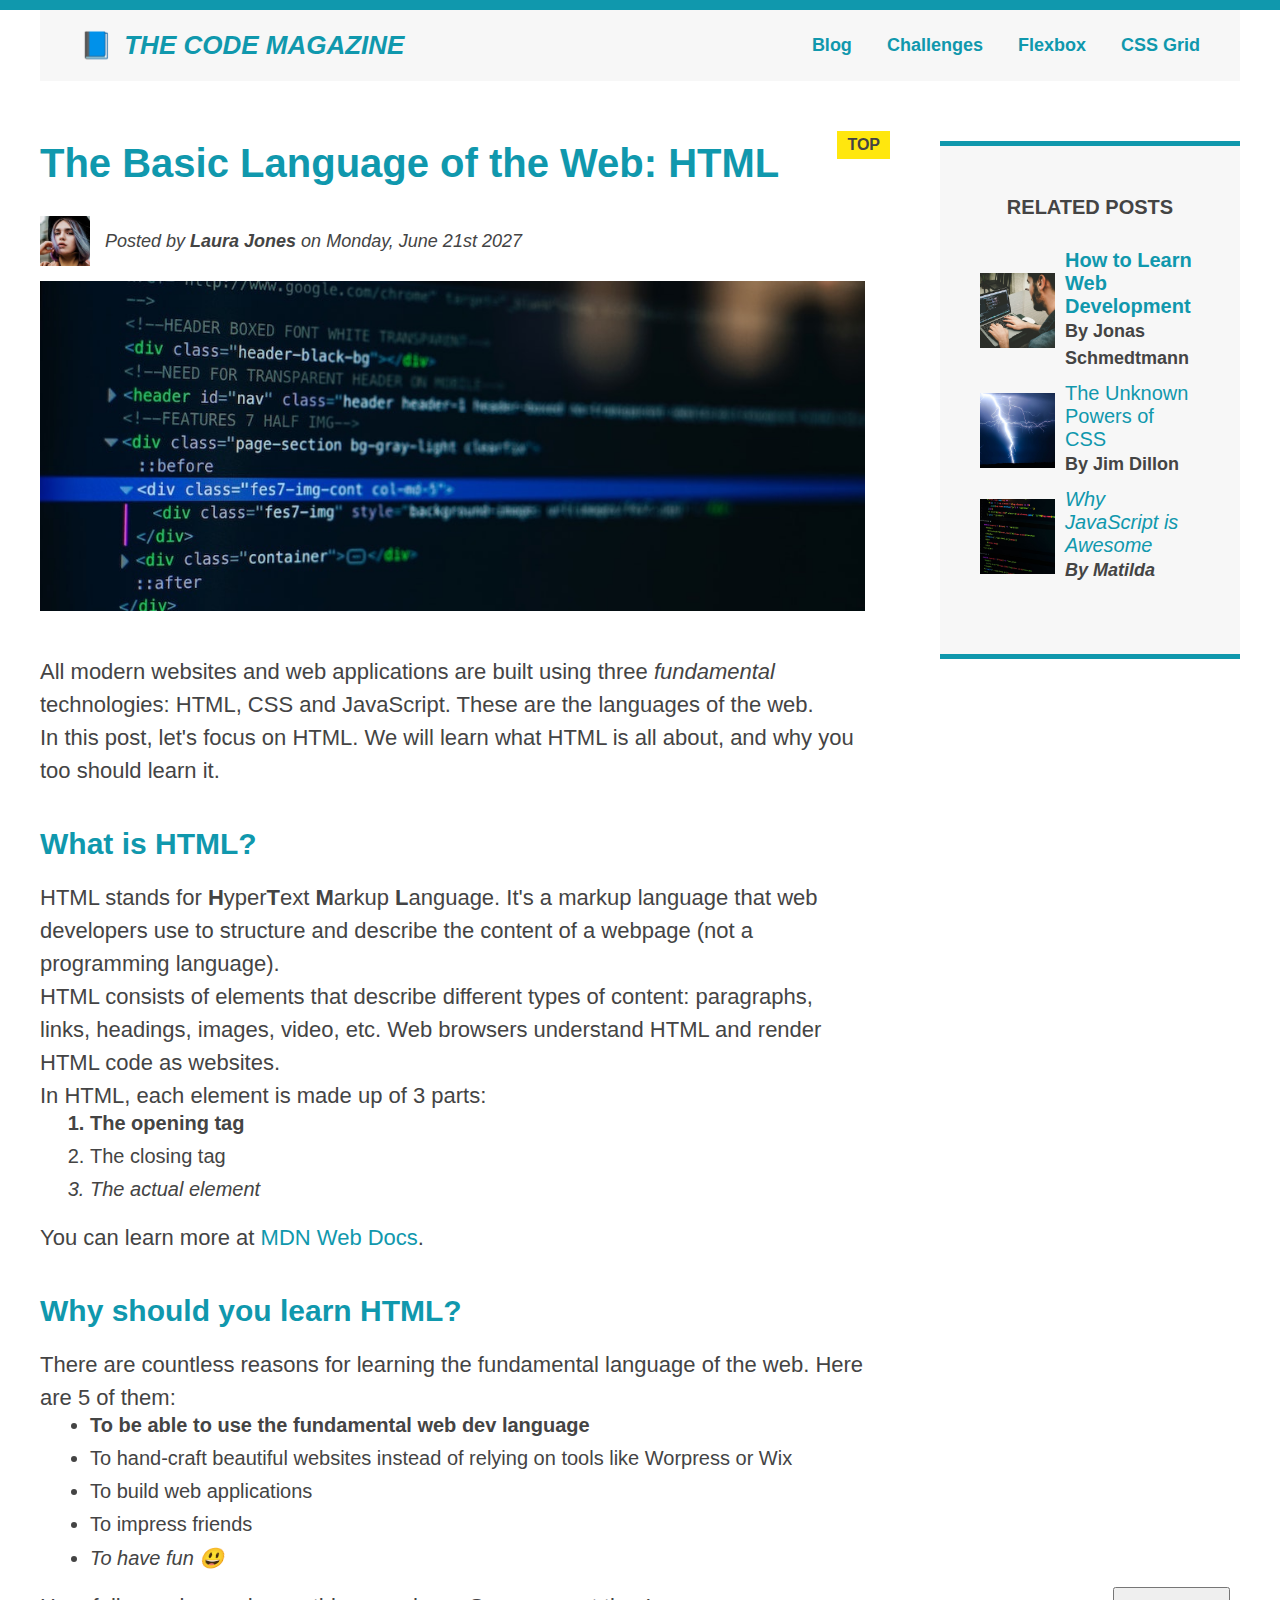
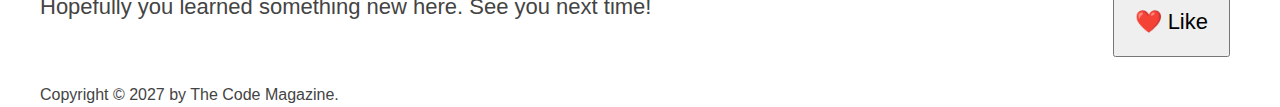
<file: Blog/index.html>
<!DOCTYPE html>
<html lang="en">
  <head>
    <meta charset="UTF-8" />
    <link href="style.css" rel="stylesheet" />

    <title>The Basic Language of the Web: HTML</title>
  </head>

  <body>
    <!--
    <h1>The Basic Language of the Web: HTML</h1>
    <h2>The Basic Language of the Web: HTML</h2>
    <h3>The Basic Language of the Web: HTML</h3>
    <h4>The Basic Language of the Web: HTML</h4>
    <h5>The Basic Language of the Web: HTML</h5>
    <h6>The Basic Language of the Web: HTML</h6>
    -->

    <div class="container">
      <header class="main-header clearfix">
        <h1>📘 The Code Magazine</h1>

        <nav>
          <!-- <strong>This is the navigation</strong> -->
          <a href="blog.html">Blog</a>
          <a href="#">Challenges</a>
          <a href="flexbox.html">Flexbox</a>
          <a href="css-grid.html">CSS Grid</a>
        </nav>
      </header>
      <div class="row">
        <article>
          <header class="post-header">
            <h2>The Basic Language of the Web: HTML</h2>

            <div class="author-box">
              <img
                class="author-img"
                src="img/laura-jones.jpg"
                alt="Headshot of Laura Jones"
                height="50"
                width="50"
              />

              <p id="author" class="author">
                Posted by <strong>Laura Jones</strong> on Monday, June 21st 2027
              </p>
            </div>

            <img
              src="img/post-img.jpg"
              alt="HTML code on a screen"
              width="500"
              height="200"
              class="post-img"
            />
            <button>❤️ Like</button>
          </header>

          <p>
            All modern websites and web applications are built using three
            <em>fundamental</em>
            technologies: HTML, CSS and JavaScript. These are the languages of
            the web.
          </p>

          <p>
            In this post, let's focus on HTML. We will learn what HTML is all
            about, and why you too should learn it.
          </p>

          <h3>What is HTML?</h3>
          <p>
            HTML stands for <strong>H</strong>yper<strong>T</strong>ext
            <strong>M</strong>arkup <strong>L</strong>anguage. It's a markup
            language that web developers use to structure and describe the
            content of a webpage (not a programming language).
          </p>
          <p>
            HTML consists of elements that describe different types of content:
            paragraphs, links, headings, images, video, etc. Web browsers
            understand HTML and render HTML code as websites.
          </p>
          <p>In HTML, each element is made up of 3 parts:</p>

          <ol>
            <li class="first-li">The opening tag</li>
            <li>The closing tag</li>
            <li>The actual element</li>
          </ol>

          <p>
            You can learn more at
            <a
              href="https://developer.mozilla.org/en-US/docs/Web/HTML"
              target="_blank"
              >MDN Web Docs</a
            >.
          </p>

          <h3>Why should you learn HTML?</h3>

          <p>
            There are countless reasons for learning the fundamental language of
            the web. Here are 5 of them:
          </p>

          <ul>
            <li class="first-li">
              To be able to use the fundamental web dev language
            </li>
            <li>
              To hand-craft beautiful websites instead of relying on tools like
              Worpress or Wix
            </li>
            <li>To build web applications</li>
            <li>To impress friends</li>
            <li>To have fun 😃</li>
          </ul>

          <p>Hopefully you learned something new here. See you next time!</p>
        </article>

        <aside>
          <h4>Related posts</h4>

          <ul class="related">
            <li class="related-post">
              <img
                src="img/related-1.jpg"
                alt="Person programming"
                width="75"
                height="75"
              />
              <div class="related-post-text">
                <a href="#">How to Learn Web Development</a>
                <p class="related-author">By Jonas Schmedtmann</p>
              </div>
            </li>
            <li class="related-post">
              <img
                src="img/related-2.jpg"
                alt="Lightning"
                width="75"
                height="75"
              />
              <div class="related-post-text">
                <a href="#">The Unknown Powers of CSS</a>
                <p class="related-author">By Jim Dillon</p>
              </div>
            </li>

            <li class="related-post">
              <img
                src="img/related-3.jpg"
                alt="JavaScript code on a screen"
                width="75"
                height="75"
              />
              <div class="related-post-text">
                <a href="#">Why JavaScript is Awesome</a>
                <p class="related-author">By Matilda</p>
              </div>
            </li>
          </ul>
        </aside>
      </div>

      <footer>
        <p id="copyright" class="copyright text">
          Copyright &copy; 2027 by The Code Magazine.
        </p>
      </footer>
    </div>
  </body>
</html>
</file>
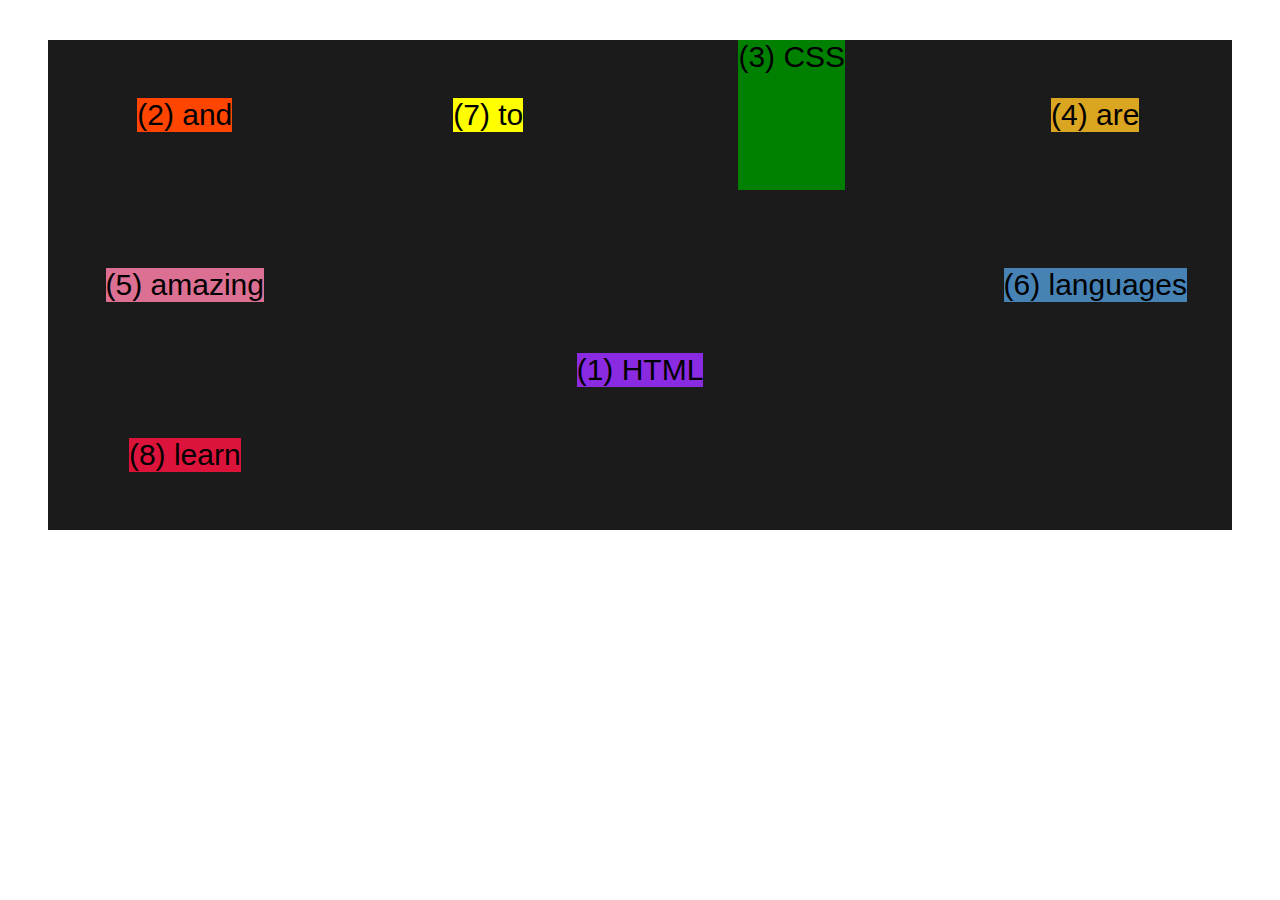
<file: Blog/css-grid.html>
<!DOCTYPE html>
<html lang="en">
  <head>
    <meta charset="UTF-8" />
    <meta http-equiv="X-UA-Compatible" content="IE=edge" />
    <meta name="viewport" content="width=device-width, initial-scale=1.0" />
    <title>CSS Grid</title>
    <style>
      .el--1 {
        background-color: blueviolet;
      }
      .el--2 {
        background-color: orangered;
      }
      .el--3 {
        background-color: green;
        height: 150px;
      }
      .el--4 {
        background-color: goldenrod;
      }
      .el--5 {
        background-color: palevioletred;
      }
      .el--6 {
        background-color: steelblue;
      }
      .el--7 {
        background-color: yellow;
      }
      .el--8 {
        background-color: crimson;
      }

      .container--1 {
        /* STARTER */
        font-family: sans-serif;
        background-color: #1b1b1b;
        font-size: 30px;
        margin: 40px;

        /* CSS GRID */
        display: grid;
        grid-template-columns: 1fr 1fr 1fr 1fr;
        grid-template-rows: 1fr 1fr 1fr;
        /* gap: 10px; */
        column-gap: 30px;
        row-gap: 20px;

        /* align-content: center;
        justify-content: center; */

        align-items: center;
        justify-items: center;
      }

      .container--2 {
        /* STARTER */
        display: none;
        font-family: sans-serif;
        background-color: black;
        font-size: 40px;
        margin: 100px;

        width: 1000px;
        height: 600px;

        /* CSS GRID */
      }

      .el--7 {
        grid-column: 2 / 3;
        grid-row: 1 / 2;
      }

      .el--1 {
        grid-column: 2 / span 2;
        grid-row: 2 / span 2;
      }
    </style>
  </head>
  <body>
    <div class="container--1">
      <div class="el el--1">(1) HTML</div>
      <div class="el el--2">(2) and</div>
      <div class="el el--3">(3) CSS</div>
      <div class="el el--4">(4) are</div>
      <div class="el el--5">(5) amazing</div>
      <div class="el el--6">(6) languages</div>
      <div class="el el--7">(7) to</div>
      <div class="el el--8">(8) learn</div>
    </div>

    <div class="container--2">
      <div class="el el--1">(1)</div>
      <div class="el el--3">(3)</div>
      <div class="el el--4">(4)</div>
      <div class="el el--5">(5)</div>
      <div class="el el--6">(6)</div>
      <div class="el el--7">(7)</div>
    </div>
  </body>
</html>
</file>
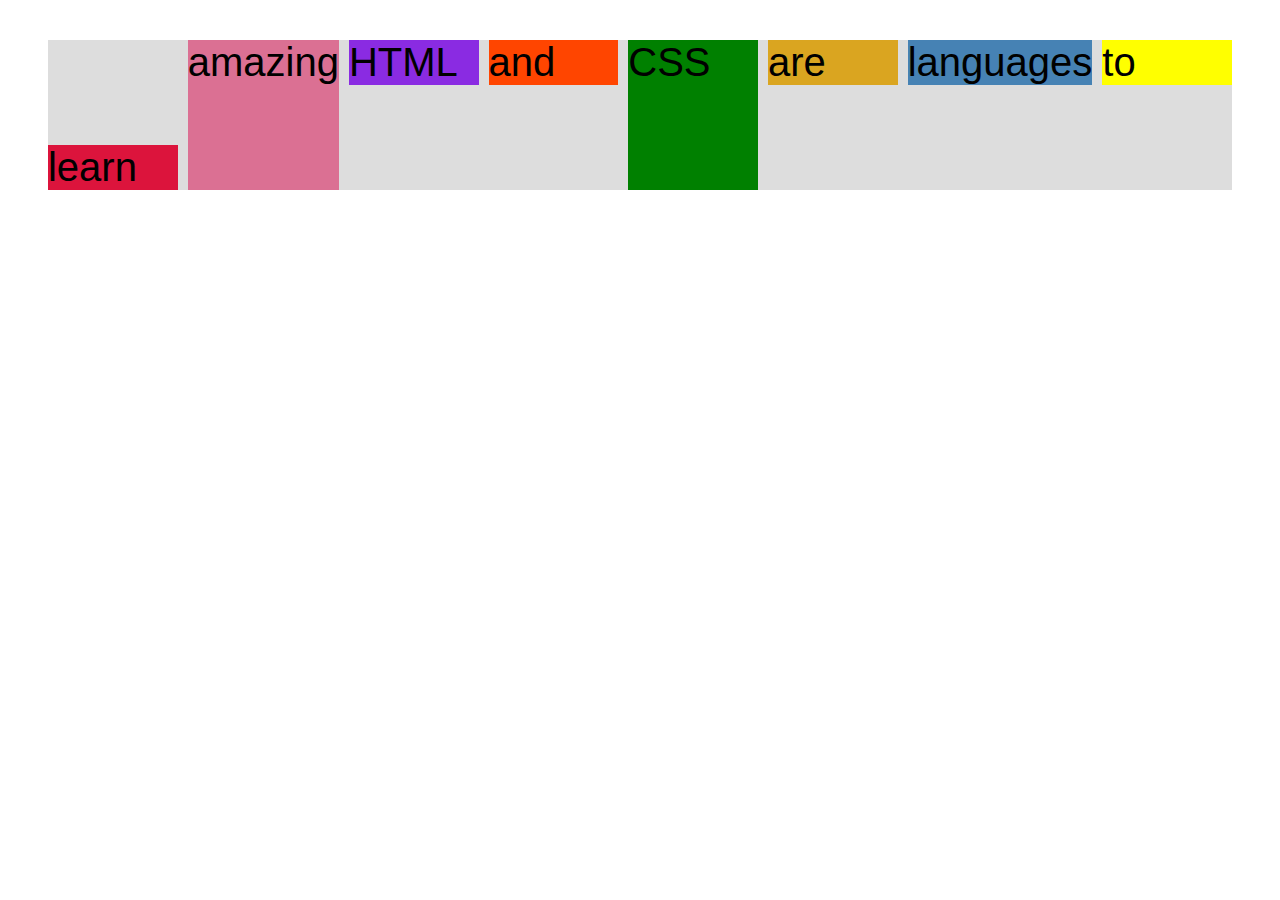
<file: Blog/flexbox.html>
<!DOCTYPE html>
<html lang="en">
  <head>
    <meta charset="UTF-8" />
    <meta http-equiv="X-UA-Compatible" content="IE=edge" />
    <meta name="viewport" content="width=device-width, initial-scale=1.0" />
    <title>Flexbox</title>
    <style>
      .el--1 {
        background-color: blueviolet;
      }
      .el--2 {
        background-color: orangered;
      }
      .el--3 {
        background-color: green;
        height: 150px;
      }
      .el--4 {
        background-color: goldenrod;
      }
      .el--5 {
        background-color: palevioletred;
      }
      .el--6 {
        background-color: steelblue;
      }
      .el--7 {
        background-color: yellow;
      }
      .el--8 {
        background-color: crimson;
      }

      .container {
        /* STARTER */
        font-family: sans-serif;
        background-color: #ddd;
        font-size: 40px;
        margin: 40px;

        /* FLEXBOX */
        display: flex;
        justify-content: center;
        align-items: flex-start;
        gap: 10px;
      }

      .el--5 {
        align-self: stretch;
        order: -1;
      }

      .el--8 {
        align-self: flex-end;
        order: -2;
      }
      .el {
        flex: 1 1;
      }
    </style>
  </head>
  <body>
    <div class="container">
      <div class="el el--1">HTML</div>
      <div class="el el--2">and</div>
      <div class="el el--3">CSS</div>
      <div class="el el--4">are</div>
      <div class="el el--5">amazing</div>
      <div class="el el--6">languages</div>
      <div class="el el--7">to</div>
      <div class="el el--8">learn</div>
    </div>
  </body>
</html>
</file>
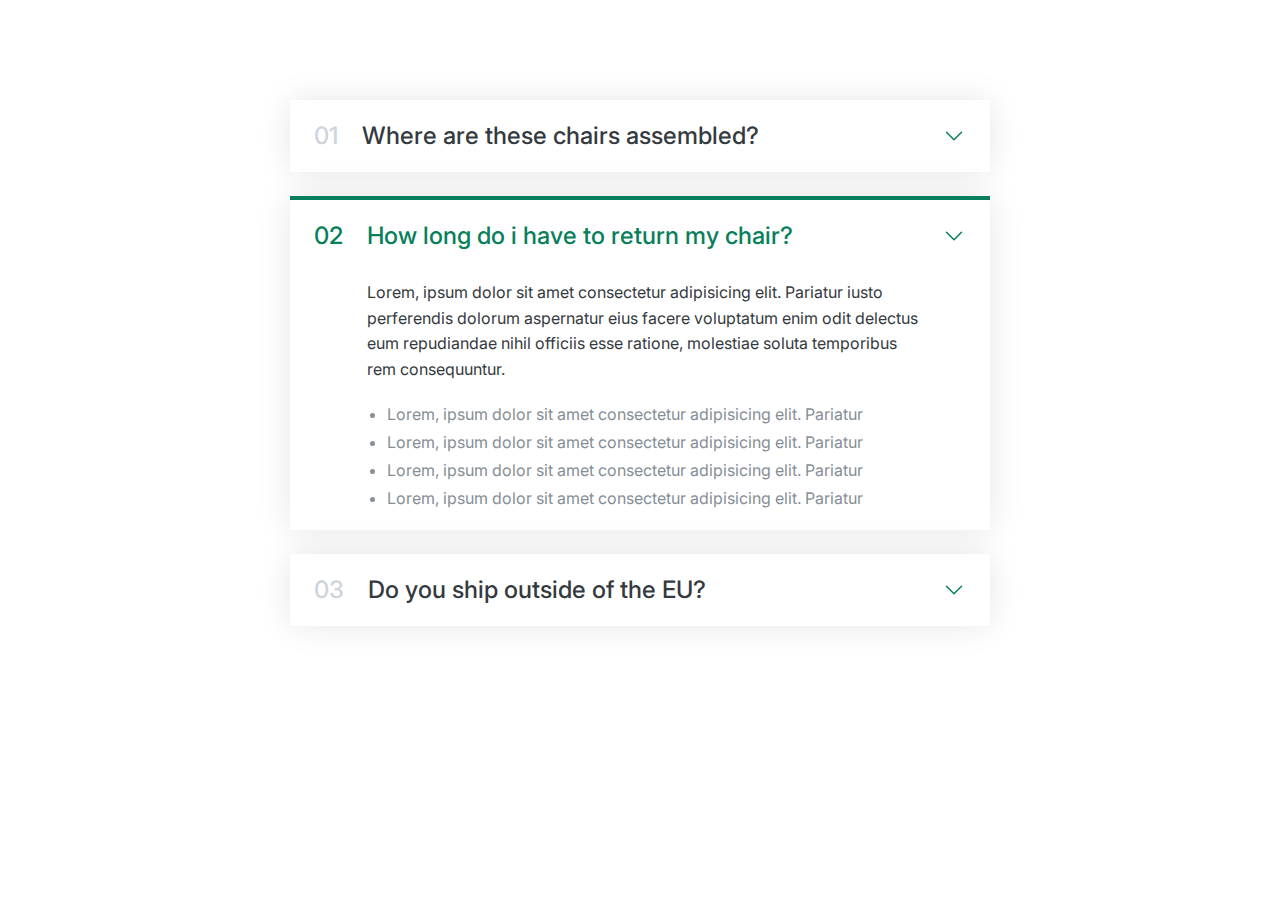
<file: Components/accordion.html>
<!DOCTYPE html>
<html lang="en">
  <head>
    <meta charset="UTF-8" />
    <meta name="viewport" content="width=device-width, initial-scale=1.0" />
    <title>Accodion componet</title>
    <link rel="preconnect" href="https://fonts.googleapis.com" />
    <link rel="preconnect" href="https://fonts.gstatic.com" crossorigin />
    <link
      href="https://fonts.googleapis.com/css2?family=Inter:opsz,wght@14..32,100..900&display=swap"
      rel="stylesheet"
    />
    <style>
      * {
        margin: 0;
        padding: 0;
        box-sizing: border-box;
      }
      body {
        font-family: "Inter", sans-serif;
        color: #343a40;
        line-height: 1;
      }
      .accordion {
        width: 700px;
        margin: 100px auto;
        display: flex;
        flex-direction: column;
        gap: 24px;
      }

      .number,
      .text {
        font-size: 24px;
        font-weight: 500;
        /* color: #087f5b; */
      }

      .number {
        color: #ced4da;
      }
      .item {
        box-shadow: 0 0 32px rgba(0, 0, 0, 0.1);
        padding: 24px;
        display: grid;
        grid-template-columns: auto 1fr auto;
        column-gap: 24px;
        row-gap: 32px;
      }
      .hidden-box {
        grid-column: 2;
        display: none;
      }

      .icon {
        width: 24px;
        height: 24px;
        stroke: #087f5b;
      }
      .hidden-box p {
        line-height: 1.6;
        margin-bottom: 24px;
      }
      .hidden-box ul {
        color: #868e96;
        margin-left: 20px;
        display: flex;
        flex-direction: column;
        gap: 12px;
      }

      /*Open state*/

      .open {
        border-top: 4px solid #087f5b;
      }

      .open .hidden-box {
        display: block;
      }

      .open .number,
      .open .text {
        color: #087f5b;
      }
    </style>
  </head>
  <body>
    <div class="accordion">
      <div class="item">
        <p class="number">01</p>
        <p class="text">Where are these chairs assembled?</p>
        <svg
          xmlns="http://www.w3.org/2000/svg"
          fill="none"
          viewBox="0 0 24 24"
          stroke-width="1.5"
          stroke="currentColor"
          class="icon"
        >
          <path
            stroke-linecap="round"
            stroke-linejoin="round"
            d="m19.5 8.25-7.5 7.5-7.5-7.5"
          />
        </svg>
        <div class="hidden-box">
          <p>
            Lorem, ipsum dolor sit amet consectetur adipisicing elit. Pariatur
            iusto perferendis dolorum aspernatur eius facere voluptatum enim
            odit delectus eum repudiandae nihil officiis esse ratione, molestiae
            soluta temporibus rem consequuntur.
          </p>
          <ul>
            <li>
              Lorem, ipsum dolor sit amet consectetur adipisicing elit. Pariatur
            </li>
            <li>
              Lorem, ipsum dolor sit amet consectetur adipisicing elit. Pariatur
            </li>
            <li>
              Lorem, ipsum dolor sit amet consectetur adipisicing elit. Pariatur
            </li>
            <li>
              Lorem, ipsum dolor sit amet consectetur adipisicing elit. Pariatur
            </li>
          </ul>
        </div>
      </div>
      <div class="item open">
        <p class="number">02</p>
        <p class="text">How long do i have to return my chair?</p>
        <svg
          xmlns="http://www.w3.org/2000/svg"
          fill="none"
          viewBox="0 0 24 24"
          stroke-width="1.5"
          stroke="currentColor"
          class="icon"
        >
          <path
            stroke-linecap="round"
            stroke-linejoin="round"
            d="m19.5 8.25-7.5 7.5-7.5-7.5"
          />
        </svg>
        <div class="hidden-box">
          <p>
            Lorem, ipsum dolor sit amet consectetur adipisicing elit. Pariatur
            iusto perferendis dolorum aspernatur eius facere voluptatum enim
            odit delectus eum repudiandae nihil officiis esse ratione, molestiae
            soluta temporibus rem consequuntur.
          </p>
          <ul>
            <li>
              Lorem, ipsum dolor sit amet consectetur adipisicing elit. Pariatur
            </li>
            <li>
              Lorem, ipsum dolor sit amet consectetur adipisicing elit. Pariatur
            </li>
            <li>
              Lorem, ipsum dolor sit amet consectetur adipisicing elit. Pariatur
            </li>
            <li>
              Lorem, ipsum dolor sit amet consectetur adipisicing elit. Pariatur
            </li>
          </ul>
        </div>
      </div>
      <div class="item">
        <p class="number">03</p>
        <p class="text">Do you ship outside of the EU?</p>
        <svg
          xmlns="http://www.w3.org/2000/svg"
          fill="none"
          viewBox="0 0 24 24"
          stroke-width="1.5"
          stroke="currentColor"
          class="icon"
        >
          <path
            stroke-linecap="round"
            stroke-linejoin="round"
            d="m19.5 8.25-7.5 7.5-7.5-7.5"
          />
        </svg>
        <div class="hidden-box">
          <p>
            Lorem, ipsum dolor sit amet consectetur adipisicing elit. Pariatur
            iusto perferendis dolorum aspernatur eius facere voluptatum enim
            odit delectus eum repudiandae nihil officiis esse ratione, molestiae
            soluta temporibus rem consequuntur.
          </p>
          <ul>
            <li>
              Lorem, ipsum dolor sit amet consectetur adipisicing elit. Pariatur
            </li>
            <li>
              Lorem, ipsum dolor sit amet consectetur adipisicing elit. Pariatur
            </li>
            <li>
              Lorem, ipsum dolor sit amet consectetur adipisicing elit. Pariatur
            </li>
            <li>
              Lorem, ipsum dolor sit amet consectetur adipisicing elit. Pariatur
            </li>
          </ul>
        </div>
      </div>
    </div>
  </body>
</html>
</file>
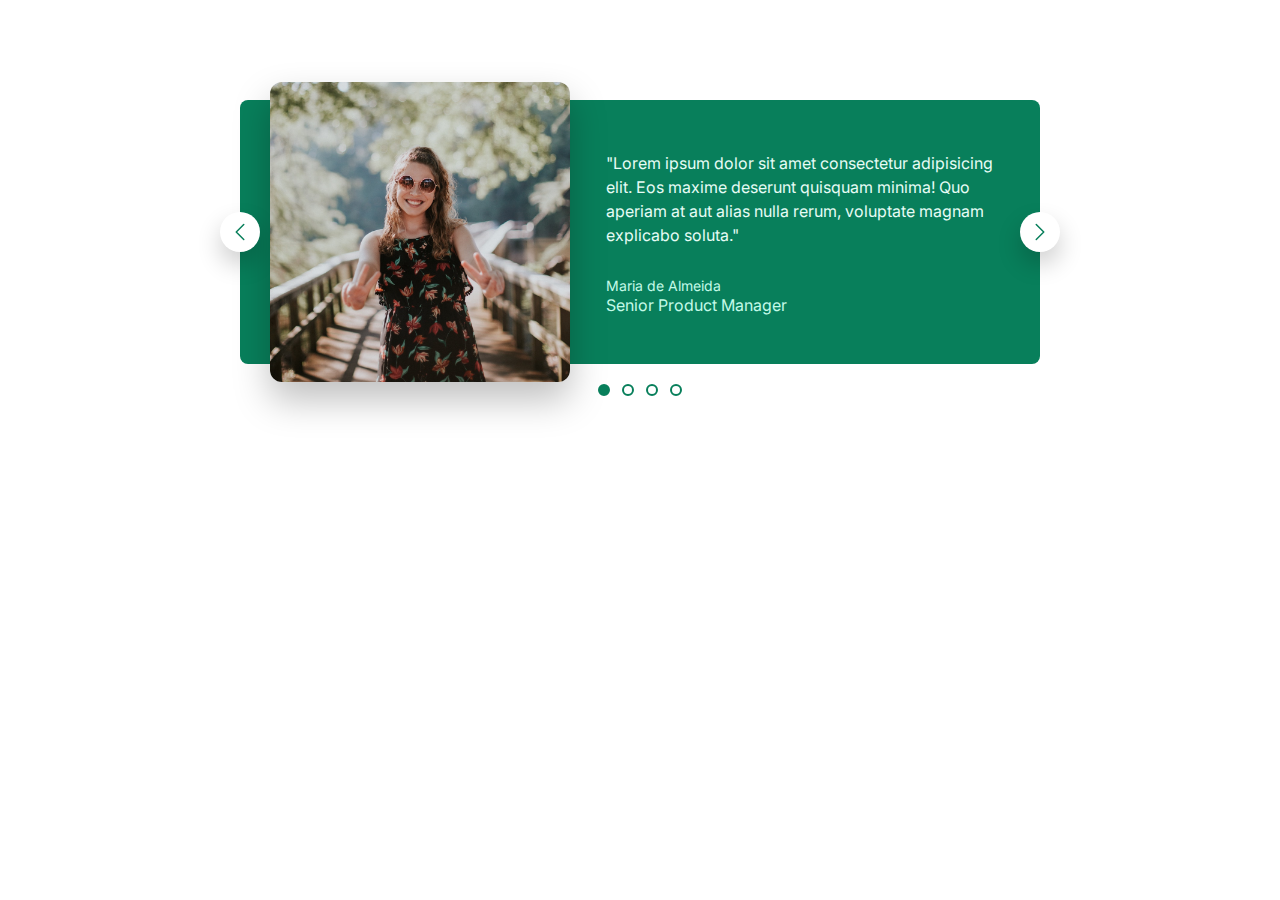
<file: Components/carousel.html>
<!DOCTYPE html>
<html lang="en">
  <head>
    <meta charset="UTF-8" />
    <meta name="viewport" content="width=device-width, initial-scale=1.0" />
    <title>Accodion componet</title>
    <link rel="preconnect" href="https://fonts.googleapis.com" />
    <link rel="preconnect" href="https://fonts.gstatic.com" crossorigin />
    <link
      href="https://fonts.googleapis.com/css2?family=Inter:opsz,wght@14..32,100..900&display=swap"
      rel="stylesheet"
    />
    <style>
      * {
        margin: 0;
        padding: 0;
        box-sizing: border-box;
      }
      body {
        font-family: "Inter", sans-serif;
        color: #343a40;
        line-height: 1;
      }

      img {
        height: 200px;
        border-radius: 8px;
        transform: scale(1.5);
        box-shadow: 0 12px 24px rgba(0, 0, 0, 0.25);
      }
      .carousel {
        background-color: #087f5b;
        width: 800px;
        margin: 100px auto;
        border-radius: 8px;
        padding: 32px;
        padding-left: 80px;
        position: relative;

        display: flex;
        align-items: center;
        gap: 86px;
      }

      .testimonial-text {
        font-family: 18px;
        font-weight: 500px;
        line-height: 1.5;
        margin-bottom: 32px;
        color: #e6fcf5;
      }
      .testimonial-author {
        font-size: 14px;
        margin-bottom: 4px;
        color: #c3fae8;
      }
      .testimonial-job {
        color: #c3fae8;
      }

      .btn {
        background-color: white;
        width: 40px;
        height: 40px;
        border: none;
        position: absolute;
        border-radius: 50%;
        box-shadow: 0 12px 24px rgba(0, 0, 0, 0.2);
        cursor: pointer;

        display: flex;
        align-items: center;
        justify-content: center;
      }
      .btn-left {
        left: 0;
        top: 50%;
        transform: translate(-50%, -50%);
        /* transform: translate(-50%, 0); */
      }
      .btn-right {
        right: 0;
        top: 50%;
        transform: translate(50%, -50%);
        /* transform: translate(50%, 0); */
      }
      .btn-icon {
        width: 24px;
        height: 24px;
        stroke: #087f5b;
      }
      .dots {
        position: absolute;
        left: 50%;
        bottom: 0;
        transform: translate(-50%, 32px);

        display: flex;
        gap: 12px;
      }
      .dot {
        height: 12px;
        width: 12px;
        background-color: #fff;
        border: 2px solid #087f5b;
        border-radius: 50%;
        cursor: pointer;
      }
      .dot-fill {
        background-color: #087f5b;
      }
    </style>
  </head>
  <body>
    <div class="carousel">
      <img src="maria.jpg" alt="maria" />
      <blockquote class="testimonial">
        <p class="testimonial-text">
          "Lorem ipsum dolor sit amet consectetur adipisicing elit. Eos maxime
          deserunt quisquam minima! Quo aperiam at aut alias nulla rerum,
          voluptate magnam explicabo soluta."
        </p>
        <p class="testimonial-author">Maria de Almeida</p>
        <p class="testimonial-job">Senior Product Manager</p>
      </blockquote>
      <button class="btn btn-left">
        <svg
          xmlns="http://www.w3.org/2000/svg"
          fill="none"
          viewBox="0 0 24 24"
          stroke-width="1.5"
          stroke="currentColor"
          class="btn-icon"
        >
          <path
            stroke-linecap="round"
            stroke-linejoin="round"
            d="M15.75 19.5 8.25 12l7.5-7.5"
          />
        </svg>
      </button>
      <button class="btn btn-right">
        <svg
          xmlns="http://www.w3.org/2000/svg"
          fill="none"
          viewBox="0 0 24 24"
          stroke-width="1.5"
          stroke="currentColor"
          class="btn-icon"
        >
          <path
            stroke-linecap="round"
            stroke-linejoin="round"
            d="m8.25 4.5 7.5 7.5-7.5 7.5"
          />
        </svg>
      </button>
      <div class="dots">
        <button class="dot dot-fill">&nbsp;</button>
        <button class="dot">&nbsp;</button>
        <button class="dot">&nbsp;</button>
        <button class="dot">&nbsp;</button>
      </div>
    </div>
  </body>
</html>
</file>
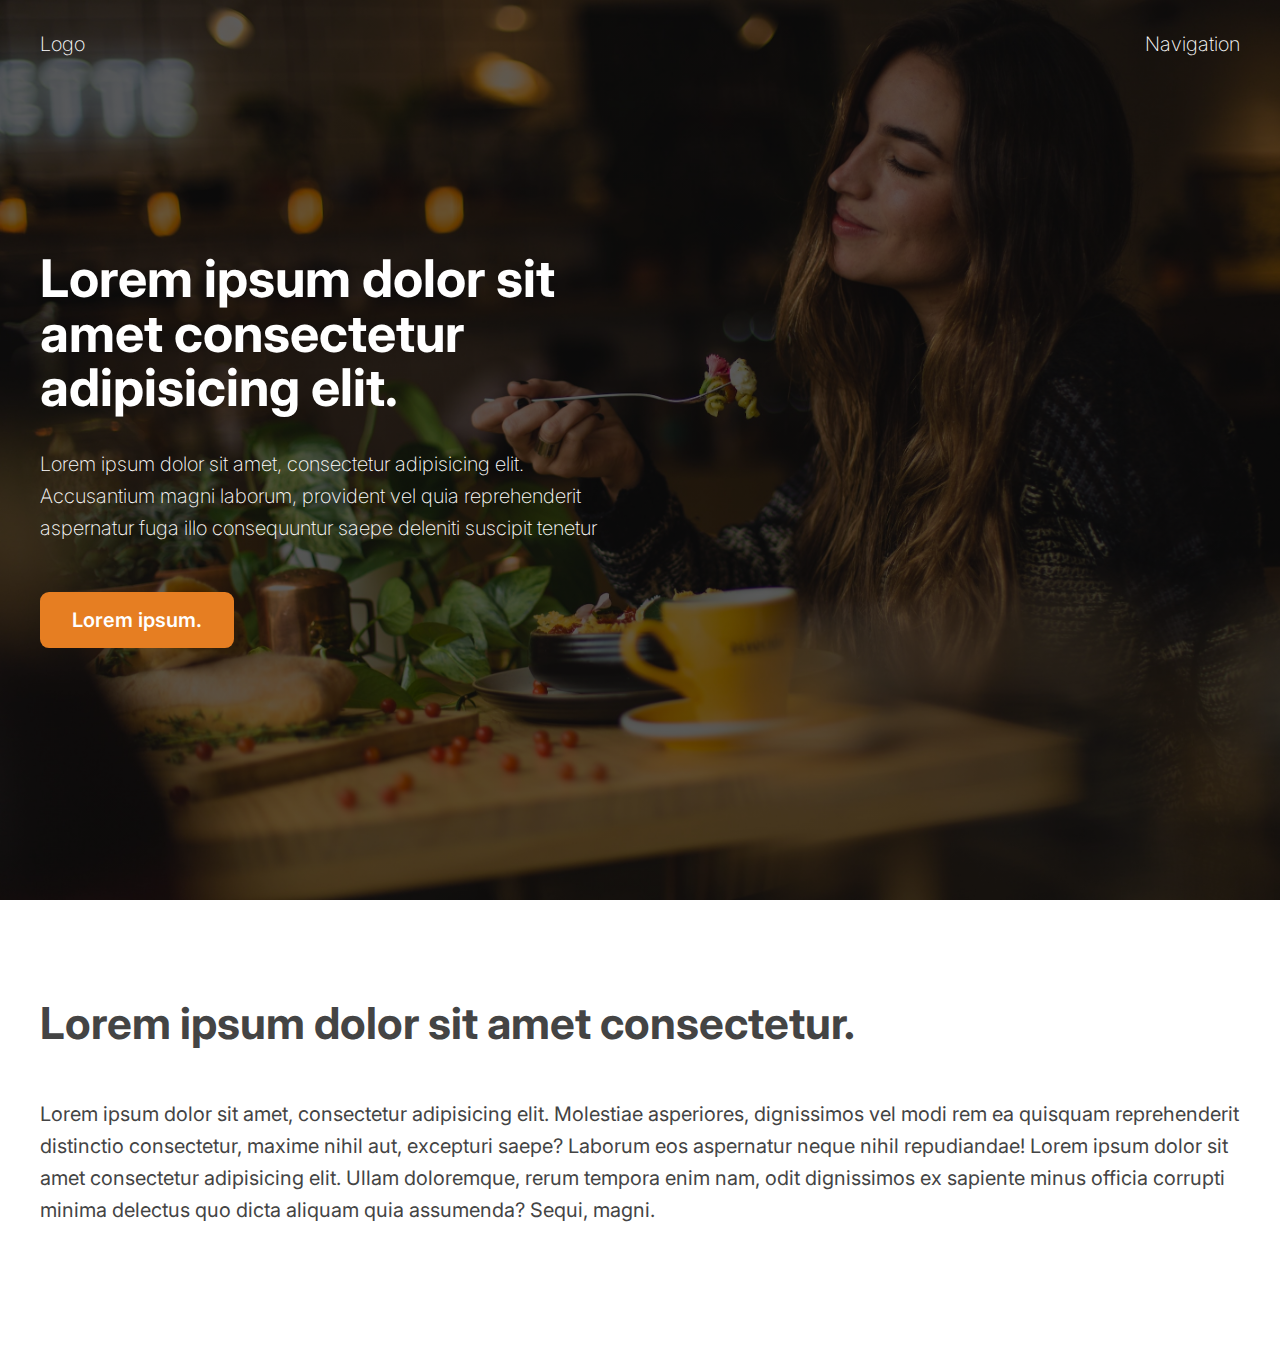
<file: Components/hero.html>
<!DOCTYPE html>
<html lang="en">
  <head>
    <meta charset="UTF-8" />
    <meta name="viewport" content="width=device-width, initial-scale=1.0" />
    <title>hero section</title>
    <link rel="preconnect" href="https://fonts.googleapis.com" />
    <link rel="preconnect" href="https://fonts.gstatic.com" crossorigin />
    <link
      href="https://fonts.googleapis.com/css2?family=Inter:opsz,wght@14..32,100..900&display=swap"
      rel="stylesheet"
    />
    <style>
      * {
        margin: 0;
        padding: 0;
        box-sizing: border-box;
      }
      html {
        font-family: "Inter", sans-serif;
        color: #444;
      }
      nav {
        font-size: 20px;
        font-weight: 700px;
        display: flex;
        justify-content: space-between;
      }
      h1 {
        font-size: 52px;
        margin-bottom: 32px;
        line-height: 1.05;
      }
      p {
        font-size: 20px;
        line-height: 1.6;
        margin-bottom: 48px;
      }
      .btn:link,
      .btn:visited {
        font-size: 20px;
        font-weight: 600;
        background-color: #e67e22;
        color: #fff;
        text-decoration: none;
        display: inline-block;
        padding: 16px 32px;
        border-radius: 9px;
      }
      h2 {
        font-size: 44px;
        margin-bottom: 48px;
      }
      section {
        padding: 96px 0;
      }
      .container {
        margin: 0 auto;
        width: 1200px;
      }
      header {
        /* background-color: aquamarine; */
        height: 100vh;
        background-image: linear-gradient(
            rgba(0, 0, 0, 0.6),
            rgba(0, 0, 0, 0.6)
          ),
          url(hero.jpg);
        background-size: cover;
        color: #fff;
        padding-top: 32px;
        font-weight: 200;
      }
      .header-container {
        width: 1200px;
        position: absolute;

        left: 50%;
        top: 50%;

        transform: translate(-50%, -50%);
        /* background-color: antiquewhite; */
      }
      .header-container-inner {
        width: 50%;
      }
    </style>
  </head>
  <body>
    <header>
      <nav class="container">
        <div>Logo</div>
        <div>Navigation</div>
      </nav>
      <div class="header-container">
        <div class="header-container-inner">
          <h1>Lorem ipsum dolor sit amet consectetur adipisicing elit.</h1>
          <p>
            Lorem ipsum dolor sit amet, consectetur adipisicing elit.
            Accusantium magni laborum, provident vel quia reprehenderit
            aspernatur fuga illo consequuntur saepe deleniti suscipit tenetur
          </p>
          <a href="#" class="btn">Lorem ipsum.</a>
        </div>
      </div>
    </header>
    <section>
      <div class="container">
        <h2>Lorem ipsum dolor sit amet consectetur.</h2>
        <p>
          Lorem ipsum dolor sit amet, consectetur adipisicing elit. Molestiae
          asperiores, dignissimos vel modi rem ea quisquam reprehenderit
          distinctio consectetur, maxime nihil aut, excepturi saepe? Laborum eos
          aspernatur neque nihil repudiandae! Lorem ipsum dolor sit amet
          consectetur adipisicing elit. Ullam doloremque, rerum tempora enim
          nam, odit dignissimos ex sapiente minus officia corrupti minima
          delectus quo dicta aliquam quia assumenda? Sequi, magni.
        </p>
      </div>
    </section>
  </body>
</html>
</file>
<file: Blog/style.css>
* {
  /* border-top: 10px solid #1098ad; */
  margin: 0;
  padding: 0;
  box-sizing: border-box;
}

/* PAGE SECTIONS */
body {
  color: #444;
  font-family: sans-serif;

  border-top: 10px solid #1098ad;
  position: relative;
}

.container {
  width: 1200px;
  /* margin-left: auto;
  margin-right: auto; */
  margin: 0 auto;
}

.main-header {
  background-color: #f7f7f7;
  /* padding: 20px;
  padding-left: 40px;
  padding-right: 40px; */
  padding: 20px 40px;
  margin-bottom: 60px;
  /* height: 80px; */
}

nav {
  font-size: 18px;
  /* text-align: center; */
}

article {
  margin-bottom: 60px;
}

.post-header {
  margin-bottom: 40px;
  /* position: relative; */
}

aside {
  background-color: #f7f7f7;
  border-top: 5px solid #1098ad;
  border-bottom: 5px solid #1098ad;
  padding: 50px 40px;
}

/* SMALLER ELEMENTS */
h1,
h2,
h3 {
  color: #1098ad;
}

h1 {
  font-size: 26px;
  text-transform: uppercase;
  font-style: italic;
}

h2 {
  font-size: 40px;
  margin-bottom: 30px;
}

h3 {
  font-size: 30px;
  margin-bottom: 20px;
  margin-top: 40px;
}

h4 {
  font-size: 20px;
  text-transform: uppercase;
  text-align: center;
  margin-bottom: 30px;
}

p {
  font-size: 22px;
  line-height: 1.5;
}

ul,
ol {
  margin-left: 50px;
  margin-bottom: 20px;
}

li {
  font-size: 20px;
  margin-bottom: 10px;
  /* display: inline; */
}

li:last-child {
  margin-bottom: 0;
}

/* footer p {
  font-size: 16px;
} */

/* article header p {
  font-style: italic;
} */

#author {
  font-style: italic;
  font-size: 18px;
}

#copyright {
  font-size: 16px;
}

.related-author {
  font-size: 18px;
  font-weight: bold;
}

/* ul {
  list-style: none;
} */

.related {
  list-style: none;
  margin-left: 0;
}

body {
  /* background-color: orangered; */
}

/* .first-li {
  font-weight: bold;
} */

li:first-child {
  font-weight: bold;
}

li:last-child {
  font-style: italic;
}

li:nth-child(even) {
  /* color: red; */
}

/* Misconception: this won't work! */
article p:first-child {
  color: red;
}

/* Styling links */
a:link {
  color: #1098ad;
  text-decoration: none;
}

a:visited {
  /* color: #777; */
  color: #1098ad;
}

a:hover {
  color: orangered;
  font-weight: bold;
  text-decoration: underline orangered;
}

a:active {
  background-color: black;
  font-style: italic;
}
/* LVHA */

.post-img {
  width: 100%;
  height: auto;
}

nav a:link {
  /* background-color: orangered;
  margin: 20px;
  padding: 20px;

  display: block; */

  margin-right: 30px;
  font-weight: bold;
  display: inline-block;
}

nav a:link:last-child {
  margin-right: 0;
}

button {
  font-size: 22px;
  padding: 20px;
  cursor: pointer;

  position: absolute;
  /* top: 50px;
  left: 50px; */
  bottom: 50px;
  right: 50px;
}

h1::first-letter {
  font-style: normal;
  margin-right: 5px;
}

h3 + p::first-line {
  /* color: red; */
}

h2 {
  /* background-color: orange; */
  position: relative;
}

h2::before {
  content: "TOP";
  background-color: #ffe70e;
  color: #444;
  font-size: 16px;
  font-weight: bold;
  display: inline-block;
  padding: 5px 10px;
  position: absolute;
  top: -10px;
  right: -25px;
}

/* Resolving conflicts */
/* #copyright {
  color: red;
}

.copyright {
  color: blue;
}

.text {
  color: yellow;
}

footer p {
  color: green !important;
} */

/* nav a:link,
nav p {
  font-size: 18px;
} */

/* Float example */

/* .author-img {
  float: left;
  margin-bottom: 20px;
}

.author {
  float: left;
  margin-top: 10px;
  margin-left: 20px;
}

h1 {
  float: left;
}

nav {
  float: right;
}

.clearfix::after {
  clear: both;
  content: "";
  display: block;
}

article {
  width: 825px;
  float: left;
}
aside {
  width: 300px;
  float: right;
}
footer {
  clear: both;
} */

/* Flexbox example */
.main-header {
  display: flex;
  justify-content: space-between;
  align-items: center;
}

.author-box {
  display: flex;
  align-items: center;
  margin-bottom: 15px;
}

.author {
  margin-bottom: 0;
  margin-left: 15px;
}

.related-post {
  display: flex;
  align-items: center;
  gap: 10px;
}

.row {
  display: flex;
  gap: 75px;
  margin-bottom: 60px;
  align-items: flex-start;
}

aside {
  flex: 0 0 300px;
}

article {
  flex: 1;
  margin-bottom: 0;
}
</file>
